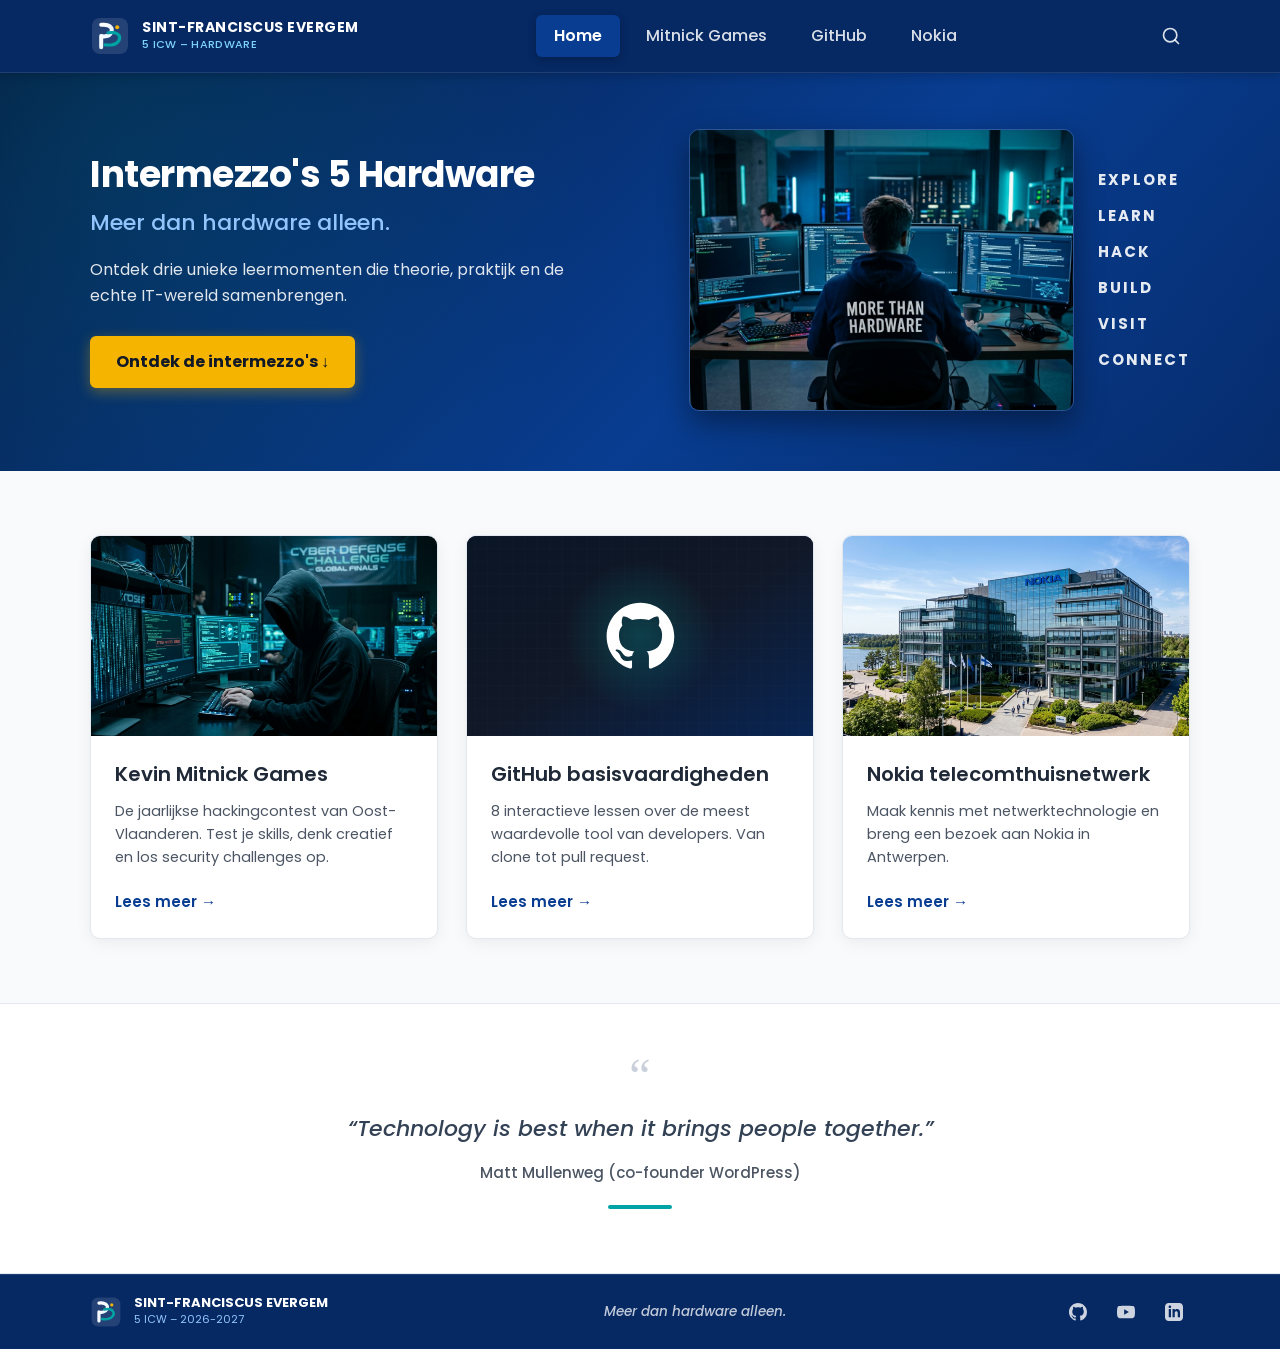
<file: index.html>
<!DOCTYPE html>
<html lang="nl">
<head>
  <meta charset="UTF-8">
  <meta name="viewport" content="width=device-width, initial-scale=1.0">
  <title>Home - Intermezzo's 5 Hardware (ICW) | Sint-Franciscus Evergem</title>
  <meta name="description" content="Website Intermezzo's 5 Hardware (ICW) - Sint-Franciscus Evergem. Meer dan hardware alleen.">
  <link rel="stylesheet" href="assets/css/style.css">
  <link rel="icon" type="image/svg+xml" href="assets/images/logo.svg">
</head>
<body>

  <!-- Header & Navigatie -->
  <header class="site-header">
    <div class="container header-inner">
      <a href="index.html" class="brand-link" aria-label="Sint-Franciscus Evergem Home">
        <img src="assets/images/logo.svg" alt="Sint-Franciscus Evergem logo" class="brand-logo-img">
        <div class="brand-text">
          <span class="brand-title">Sint-Franciscus Evergem</span>
          <span class="brand-sub">5 ICW – HARDWARE</span>
        </div>
      </a>

      <nav aria-label="Hoofdnavigatie">
        <ul class="nav-menu">
          <li><a href="index.html" class="nav-link active" aria-current="page">Home</a></li>
          <li><a href="mitnick.html" class="nav-link">Mitnick Games</a></li>
          <li><a href="github.html" class="nav-link">GitHub</a></li>
          <li><a href="nokia.html" class="nav-link">Nokia</a></li>
        </ul>
      </nav>

      <div class="header-actions">
        <button class="search-toggle-btn" aria-label="Open zoekbalk" title="Zoeken">
          <svg viewBox="0 0 24 24" width="20" height="20" stroke="currentColor" stroke-width="2" fill="none" stroke-linecap="round" stroke-linejoin="round">
            <circle cx="11" cy="11" r="8"></circle>
            <line x1="21" y1="21" x2="16.65" y2="16.65"></line>
          </svg>
        </button>

        <button class="mobile-menu-btn" aria-label="Open menu" aria-expanded="false">
          <svg viewBox="0 0 24 24" stroke="currentColor" stroke-width="2" fill="none" stroke-linecap="round" stroke-linejoin="round">
            <line x1="3" y1="12" x2="21" y2="12"></line>
            <line x1="3" y1="6" x2="21" y2="6"></line>
            <line x1="3" y1="18" x2="21" y2="18"></line>
          </svg>
        </button>
      </div>
    </div>

    <!-- Uitklapbare zoekbalk -->
    <div class="search-bar-container">
      <div class="search-input-wrapper">
        <input type="text" id="siteSearchInput" placeholder="Zoek op de website (bv. GitHub, Mitnick, Nokia)..." autocomplete="off">
        <button class="search-close-btn" aria-label="Sluit zoekbalk">&times;</button>
      </div>
      <div class="search-results-box" id="searchResultsBox"></div>
    </div>
  </header>

  <!-- Hoofdinhoud -->
  <main class="main-content">
    <!-- Hero Sectie (Home) -->
    <section class="hero-home">
      <div class="container hero-grid">
        <div class="hero-content">
          <h1 class="hero-title">Intermezzo's 5 Hardware</h1>
          <p class="hero-subtitle">Meer dan hardware alleen.</p>
          <p class="hero-desc">
            Ontdek drie unieke leermomenten die theorie, praktijk en de echte IT-wereld samenbrengen.
          </p>
          <a href="#intermezzos" class="btn btn-accent">
            Ontdek de intermezzo's &darr;
          </a>
        </div>

        <div class="hero-visual-wrapper">
          <div class="hero-image-frame">
            <img src="assets/images/hero-home.jpg" alt="Student 5 ICW met More Than Hardware hoodie in computerlab">
          </div>
          <div class="hero-keywords" aria-label="Kernwoorden">
            <span>EXPLORE</span>
            <span>LEARN</span>
            <span>HACK</span>
            <span>BUILD</span>
            <span>VISIT</span>
            <span>CONNECT</span>
          </div>
        </div>
      </div>
    </section>

    <!-- 3 Intermezzo Kaarten Sectie -->
    <section class="section-cards" id="intermezzos">
      <div class="container">
        <div class="cards-grid">
          <!-- Kaart 1: Kevin Mitnick Games -->
          <article class="card">
            <div class="card-img-wrapper">
              <img src="assets/images/mitnick-hacker.jpg" alt="Kevin Mitnick Games cybersecurity hackingcontest">
            </div>
            <div class="card-body">
              <h3 class="card-title">Kevin Mitnick Games</h3>
              <p class="card-text">
                De jaarlijkse hackingcontest van Oost-Vlaanderen. Test je skills, denk creatief en los security challenges op.
              </p>
              <a href="mitnick.html" class="card-link" aria-label="Lees meer over Kevin Mitnick Games">
                Lees meer &rarr;
              </a>
            </div>
          </article>

          <!-- Kaart 2: GitHub basisvaardigheden -->
          <article class="card">
            <div class="card-img-wrapper">
              <img src="assets/images/github-card.svg" alt="GitHub basisvaardigheden Octocat">
            </div>
            <div class="card-body">
              <h3 class="card-title">GitHub basisvaardigheden</h3>
              <p class="card-text">
                8 interactieve lessen over de meest waardevolle tool van developers. Van clone tot pull request.
              </p>
              <a href="github.html" class="card-link" aria-label="Lees meer over GitHub basisvaardigheden">
                Lees meer &rarr;
              </a>
            </div>
          </article>

          <!-- Kaart 3: Nokia telecomthuisnetwerk -->
          <article class="card">
            <div class="card-img-wrapper">
              <img src="assets/images/nokia-building.jpg" alt="Nokia hoofdkantoor gebouw in Antwerpen">
            </div>
            <div class="card-body">
              <h3 class="card-title">Nokia telecomthuisnetwerk</h3>
              <p class="card-text">
                Maak kennis met netwerktechnologie en breng een bezoek aan Nokia in Antwerpen.
              </p>
              <a href="nokia.html" class="card-link" aria-label="Lees meer over Nokia telecomthuisnetwerk">
                Lees meer &rarr;
              </a>
            </div>
          </article>
        </div>
      </div>
    </section>

    <!-- Quote Sectie -->
    <section class="section-quote">
      <div class="container">
        <div class="quote-box">
          <div class="quote-icon" aria-hidden="true">&ldquo;</div>
          <blockquote class="quote-text">
            “Technology is best when it brings people together.”
          </blockquote>
          <p class="quote-author">Matt Mullenweg (co-founder WordPress)</p>
          <div class="quote-divider" aria-hidden="true"></div>
        </div>
      </div>
    </section>
  </main>

  <!-- 7. Footer (op alle pagina's) -->
  <footer class="site-footer">
    <div class="container footer-inner">
      <div class="footer-brand">
        <img src="assets/images/logo.svg" alt="Sint-Franciscus Evergem schoollogo" class="footer-logo-img">
        <div>
          <div class="footer-brand-title">SINT-FRANCISCUS EVERGEM</div>
          <div class="footer-brand-sub">5 ICW – 2026-2027</div>
        </div>
      </div>

      <div class="footer-slogan">
        Meer dan hardware alleen.
      </div>

      <div class="footer-socials" aria-label="Sociale netwerken">
        <a href="https://github.com" target="_blank" rel="noopener noreferrer" class="social-link" aria-label="GitHub">
          <svg viewBox="0 0 24 24"><path d="M12 0C5.37 0 0 5.37 0 12c0 5.31 3.435 9.795 8.205 11.385.6.105.825-.255.825-.57 0-.285-.015-1.23-.015-2.235-3.015.555-3.795-.735-4.035-1.41-.135-.345-.72-1.41-1.23-1.695-.42-.225-1.02-.78-.015-.795.945-.015 1.62.87 1.845 1.23 1.08 1.815 2.805 1.305 3.495.99.105-.78.42-1.305.765-1.605-2.67-.3-5.46-1.335-5.46-5.925 0-1.305.465-2.385 1.23-3.225-.12-.3-.54-1.53.12-3.18 0 0 1.005-.315 3.3 1.23.96-.27 1.98-.405 3-.405s2.04.135 3 .405c2.295-1.56 3.3-1.23 3.3-1.23.66 1.65.24 2.88.12 3.18.765.84 1.23 1.905 1.23 3.225 0 4.605-2.805 5.625-5.475 5.925.435.375.81 1.095.81 2.22 0 1.605-.015 2.895-.015 3.3 0 .315.225.69.825.57A12.02 12.02 0 0024 12c0-6.63-5.37-12-12-12z"/></svg>
        </a>
        <a href="https://youtube.com" target="_blank" rel="noopener noreferrer" class="social-link" aria-label="YouTube">
          <svg viewBox="0 0 24 24"><path d="M23.498 6.186a3.016 3.016 0 0 0-2.122-2.136C19.505 3.545 12 3.545 12 3.545s-7.505 0-9.377.505A3.017 3.017 0 0 0 .502 6.186C0 8.07 0 12 0 12s0 3.93.502 5.814a3.016 3.016 0 0 0 2.122 2.136c1.871.505 9.376.505 9.376.505s7.505 0 9.377-.505a3.015 3.015 0 0 0 2.122-2.136C24 15.93 24 12 24 12s0-3.93-.502-5.814zM9.545 15.568V8.432L15.818 12l-6.273 3.568z"/></svg>
        </a>
        <a href="https://linkedin.com" target="_blank" rel="noopener noreferrer" class="social-link" aria-label="LinkedIn">
          <svg viewBox="0 0 24 24"><path d="M19 0h-14c-2.761 0-5 2.239-5 5v14c0 2.761 2.239 5 5 5h14c2.762 0 5-2.239 5-5v-14c0-2.761-2.238-5-5-5zm-11 19h-3v-11h3v11zm-1.5-12.268c-.966 0-1.75-.79-1.75-1.764s.784-1.764 1.75-1.764 1.75.79 1.75 1.764-.783 1.764-1.75 1.764zm13.5 12.268h-3v-5.604c0-3.368-4-3.113-4 0v5.604h-3v-11h3v1.765c1.396-2.586 7-2.777 7 2.476v6.759z"/></svg>
        </a>
      </div>
    </div>
  </footer>

  <script src="assets/js/main.js"></script>
</body>
</html>
</file>
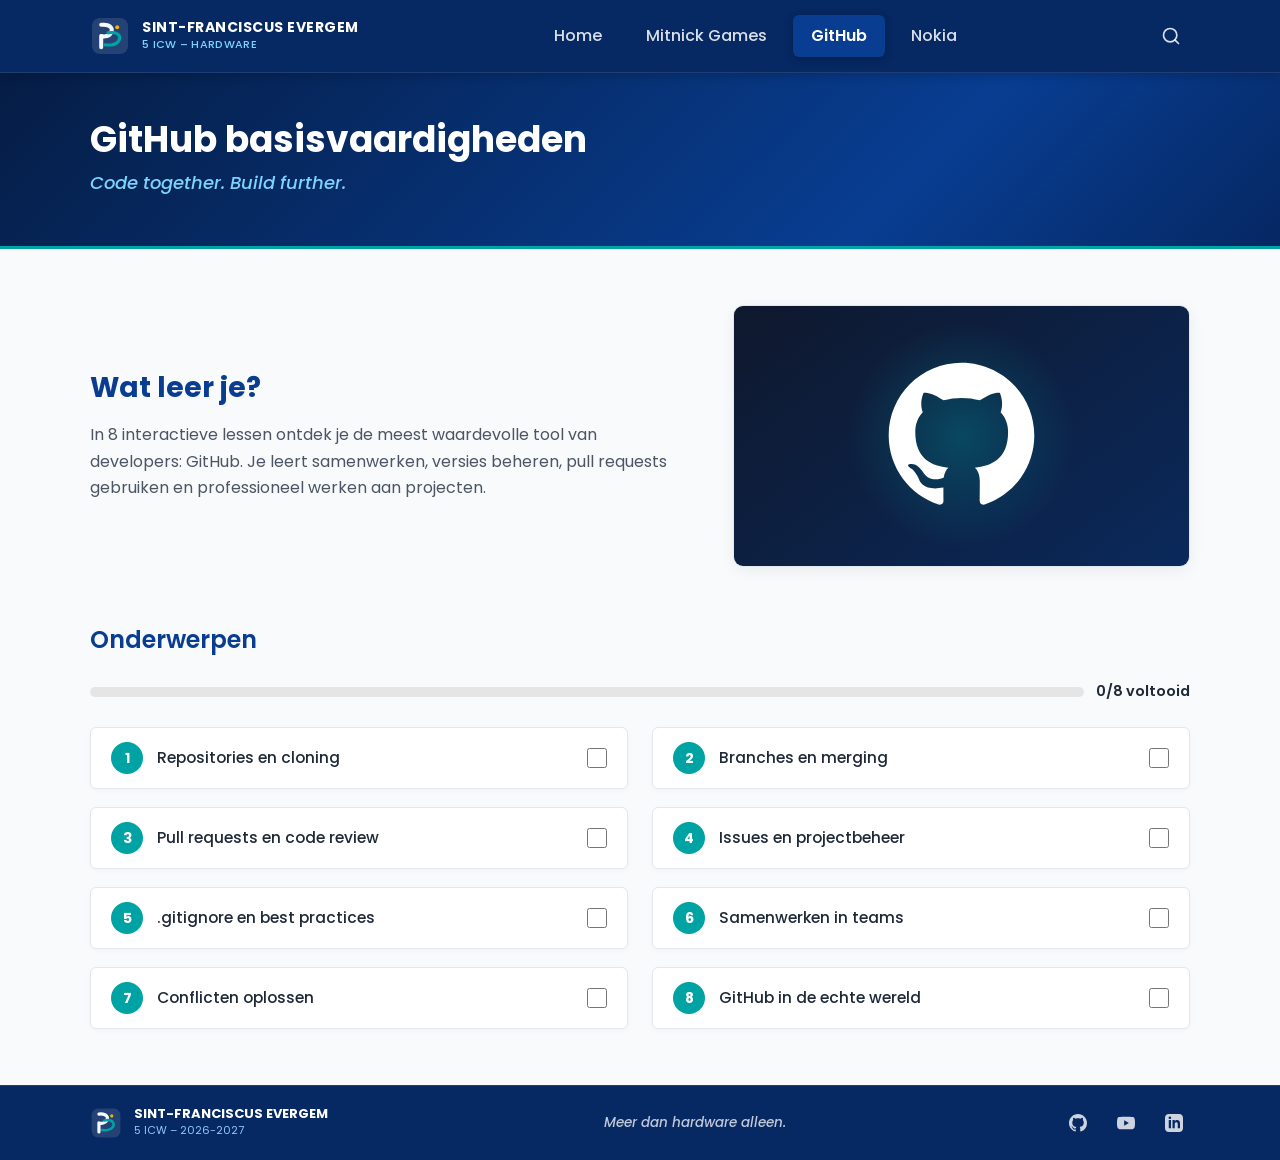
<file: github.html>
<!DOCTYPE html>
<html lang="nl">
<head>
  <meta charset="UTF-8">
  <meta name="viewport" content="width=device-width, initial-scale=1.0">
  <title>GitHub basisvaardigheden - Intermezzo's 5 Hardware | Sint-Franciscus Evergem</title>
  <meta name="description" content="GitHub basisvaardigheden - 8 interactieve lessen over de meest waardevolle tool van developers. Code together. Build further.">
  <link rel="stylesheet" href="assets/css/style.css">
  <link rel="icon" type="image/svg+xml" href="assets/images/logo.svg">
</head>
<body>

  <!-- Header & Navigatie -->
  <header class="site-header">
    <div class="container header-inner">
      <a href="index.html" class="brand-link" aria-label="Sint-Franciscus Evergem Home">
        <img src="assets/images/logo.svg" alt="Sint-Franciscus Evergem logo" class="brand-logo-img">
        <div class="brand-text">
          <span class="brand-title">Sint-Franciscus Evergem</span>
          <span class="brand-sub">5 ICW – HARDWARE</span>
        </div>
      </a>

      <nav aria-label="Hoofdnavigatie">
        <ul class="nav-menu">
          <li><a href="index.html" class="nav-link">Home</a></li>
          <li><a href="mitnick.html" class="nav-link">Mitnick Games</a></li>
          <li><a href="github.html" class="nav-link active" aria-current="page">GitHub</a></li>
          <li><a href="nokia.html" class="nav-link">Nokia</a></li>
        </ul>
      </nav>

      <div class="header-actions">
        <button class="search-toggle-btn" aria-label="Open zoekbalk" title="Zoeken">
          <svg viewBox="0 0 24 24" width="20" height="20" stroke="currentColor" stroke-width="2" fill="none" stroke-linecap="round" stroke-linejoin="round">
            <circle cx="11" cy="11" r="8"></circle>
            <line x1="21" y1="21" x2="16.65" y2="16.65"></line>
          </svg>
        </button>

        <button class="mobile-menu-btn" aria-label="Open menu" aria-expanded="false">
          <svg viewBox="0 0 24 24" stroke="currentColor" stroke-width="2" fill="none" stroke-linecap="round" stroke-linejoin="round">
            <line x1="3" y1="12" x2="21" y2="12"></line>
            <line x1="3" y1="6" x2="21" y2="6"></line>
            <line x1="3" y1="18" x2="21" y2="18"></line>
          </svg>
        </button>
      </div>
    </div>

    <!-- Uitklapbare zoekbalk -->
    <div class="search-bar-container">
      <div class="search-input-wrapper">
        <input type="text" id="siteSearchInput" placeholder="Zoek op de website (bv. GitHub, Mitnick, Nokia)..." autocomplete="off">
        <button class="search-close-btn" aria-label="Sluit zoekbalk">&times;</button>
      </div>
      <div class="search-results-box" id="searchResultsBox"></div>
    </div>
  </header>

  <!-- Hoofdinhoud -->
  <main class="main-content">
    <!-- Hero Banner (GitHub) -->
    <section class="page-hero">
      <div class="container">
        <h1 class="page-hero-title">GitHub basisvaardigheden</h1>
        <p class="page-hero-subtitle">Code together. Build further.</p>
      </div>
    </section>

    <!-- Inhoud Sectie -->
    <section class="detail-section">
      <div class="container">
        <!-- Bovenste rij: Tekst + GitHub Badge Afbeelding -->
        <div class="detail-split-row">
          <div class="detail-text">
            <h2>Wat leer je?</h2>
            <p>
              In 8 interactieve lessen ontdek je de meest waardevolle tool van developers: 
              GitHub. Je leert samenwerken, versies beheren, pull requests gebruiken en professioneel werken aan projecten.
            </p>
          </div>
          <div class="detail-media">
            <img src="assets/images/github-badge.svg" alt="GitHub Octocat logo en developer community">
          </div>
        </div>

        <!-- Onderste rij: 8 Genummerde Onderwerpen -->
        <div class="topics-section">
          <h3>Onderwerpen</h3>

          <!-- Voortgangsbalk -->
          <div class="progress-wrapper">
            <div class="progress-bar-track">
              <div class="progress-bar-fill" id="progressBarFill"></div>
            </div>
            <span class="progress-label" id="progressLabel">0/8 voltooid</span>
          </div>

          <div class="topics-grid">
            <div class="topic-item">
              <span class="topic-badge">1</span>
              <span class="topic-text">Repositories en cloning</span>
              <input type="checkbox" class="topic-check" data-topic="1" aria-label="Markeer als voltooid">
            </div>
            <div class="topic-item">
              <span class="topic-badge">2</span>
              <span class="topic-text">Branches en merging</span>
              <input type="checkbox" class="topic-check" data-topic="2" aria-label="Markeer als voltooid">
            </div>
            <div class="topic-item">
              <span class="topic-badge">3</span>
              <span class="topic-text">Pull requests en code review</span>
              <input type="checkbox" class="topic-check" data-topic="3" aria-label="Markeer als voltooid">
            </div>
            <div class="topic-item">
              <span class="topic-badge">4</span>
              <span class="topic-text">Issues en projectbeheer</span>
              <input type="checkbox" class="topic-check" data-topic="4" aria-label="Markeer als voltooid">
            </div>
            <div class="topic-item">
              <span class="topic-badge">5</span>
              <span class="topic-text">.gitignore en best practices</span>
              <input type="checkbox" class="topic-check" data-topic="5" aria-label="Markeer als voltooid">
            </div>
            <div class="topic-item">
              <span class="topic-badge">6</span>
              <span class="topic-text">Samenwerken in teams</span>
              <input type="checkbox" class="topic-check" data-topic="6" aria-label="Markeer als voltooid">
            </div>
            <div class="topic-item">
              <span class="topic-badge">7</span>
              <span class="topic-text">Conflicten oplossen</span>
              <input type="checkbox" class="topic-check" data-topic="7" aria-label="Markeer als voltooid">
            </div>
            <div class="topic-item">
              <span class="topic-badge">8</span>
              <span class="topic-text">GitHub in de echte wereld</span>
              <input type="checkbox" class="topic-check" data-topic="8" aria-label="Markeer als voltooid">
            </div>
          </div>
        </div>
      </div>
    </section>
  </main>

  <!-- 7. Footer (op alle pagina's) -->
  <footer class="site-footer">
    <div class="container footer-inner">
      <div class="footer-brand">
        <img src="assets/images/logo.svg" alt="Sint-Franciscus Evergem schoollogo" class="footer-logo-img">
        <div>
          <div class="footer-brand-title">SINT-FRANCISCUS EVERGEM</div>
          <div class="footer-brand-sub">5 ICW – 2026-2027</div>
        </div>
      </div>

      <div class="footer-slogan">
        Meer dan hardware alleen.
      </div>

      <div class="footer-socials" aria-label="Sociale netwerken">
        <a href="https://github.com" target="_blank" rel="noopener noreferrer" class="social-link" aria-label="GitHub">
          <svg viewBox="0 0 24 24"><path d="M12 0C5.37 0 0 5.37 0 12c0 5.31 3.435 9.795 8.205 11.385.6.105.825-.255.825-.57 0-.285-.015-1.23-.015-2.235-3.015.555-3.795-.735-4.035-1.41-.135-.345-.72-1.41-1.23-1.695-.42-.225-1.02-.78-.015-.795.945-.015 1.62.87 1.845 1.23 1.08 1.815 2.805 1.305 3.495.99.105-.78.42-1.305.765-1.605-2.67-.3-5.46-1.335-5.46-5.925 0-1.305.465-2.385 1.23-3.225-.12-.3-.54-1.53.12-3.18 0 0 1.005-.315 3.3 1.23.96-.27 1.98-.405 3-.405s2.04.135 3 .405c2.295-1.56 3.3-1.23 3.3-1.23.66 1.65.24 2.88.12 3.18.765.84 1.23 1.905 1.23 3.225 0 4.605-2.805 5.625-5.475 5.925.435.375.81 1.095.81 2.22 0 1.605-.015 2.895-.015 3.3 0 .315.225.69.825.57A12.02 12.02 0 0024 12c0-6.63-5.37-12-12-12z"/></svg>
        </a>
        <a href="https://youtube.com" target="_blank" rel="noopener noreferrer" class="social-link" aria-label="YouTube">
          <svg viewBox="0 0 24 24"><path d="M23.498 6.186a3.016 3.016 0 0 0-2.122-2.136C19.505 3.545 12 3.545 12 3.545s-7.505 0-9.377.505A3.017 3.017 0 0 0 .502 6.186C0 8.07 0 12 0 12s0 3.93.502 5.814a3.016 3.016 0 0 0 2.122 2.136c1.871.505 9.376.505 9.376.505s7.505 0 9.377-.505a3.015 3.015 0 0 0 2.122-2.136C24 15.93 24 12 24 12s0-3.93-.502-5.814zM9.545 15.568V8.432L15.818 12l-6.273 3.568z"/></svg>
        </a>
        <a href="https://linkedin.com" target="_blank" rel="noopener noreferrer" class="social-link" aria-label="LinkedIn">
          <svg viewBox="0 0 24 24"><path d="M19 0h-14c-2.761 0-5 2.239-5 5v14c0 2.761 2.239 5 5 5h14c2.762 0 5-2.239 5-5v-14c0-2.761-2.238-5-5-5zm-11 19h-3v-11h3v11zm-1.5-12.268c-.966 0-1.75-.79-1.75-1.764s.784-1.764 1.75-1.764 1.75.79 1.75 1.764-.783 1.764-1.75 1.764zm13.5 12.268h-3v-5.604c0-3.368-4-3.113-4 0v5.604h-3v-11h3v1.765c1.396-2.586 7-2.777 7 2.476v6.759z"/></svg>
        </a>
      </div>
    </div>
  </footer>

  <script src="assets/js/main.js"></script>
</body>
</html>
</file>
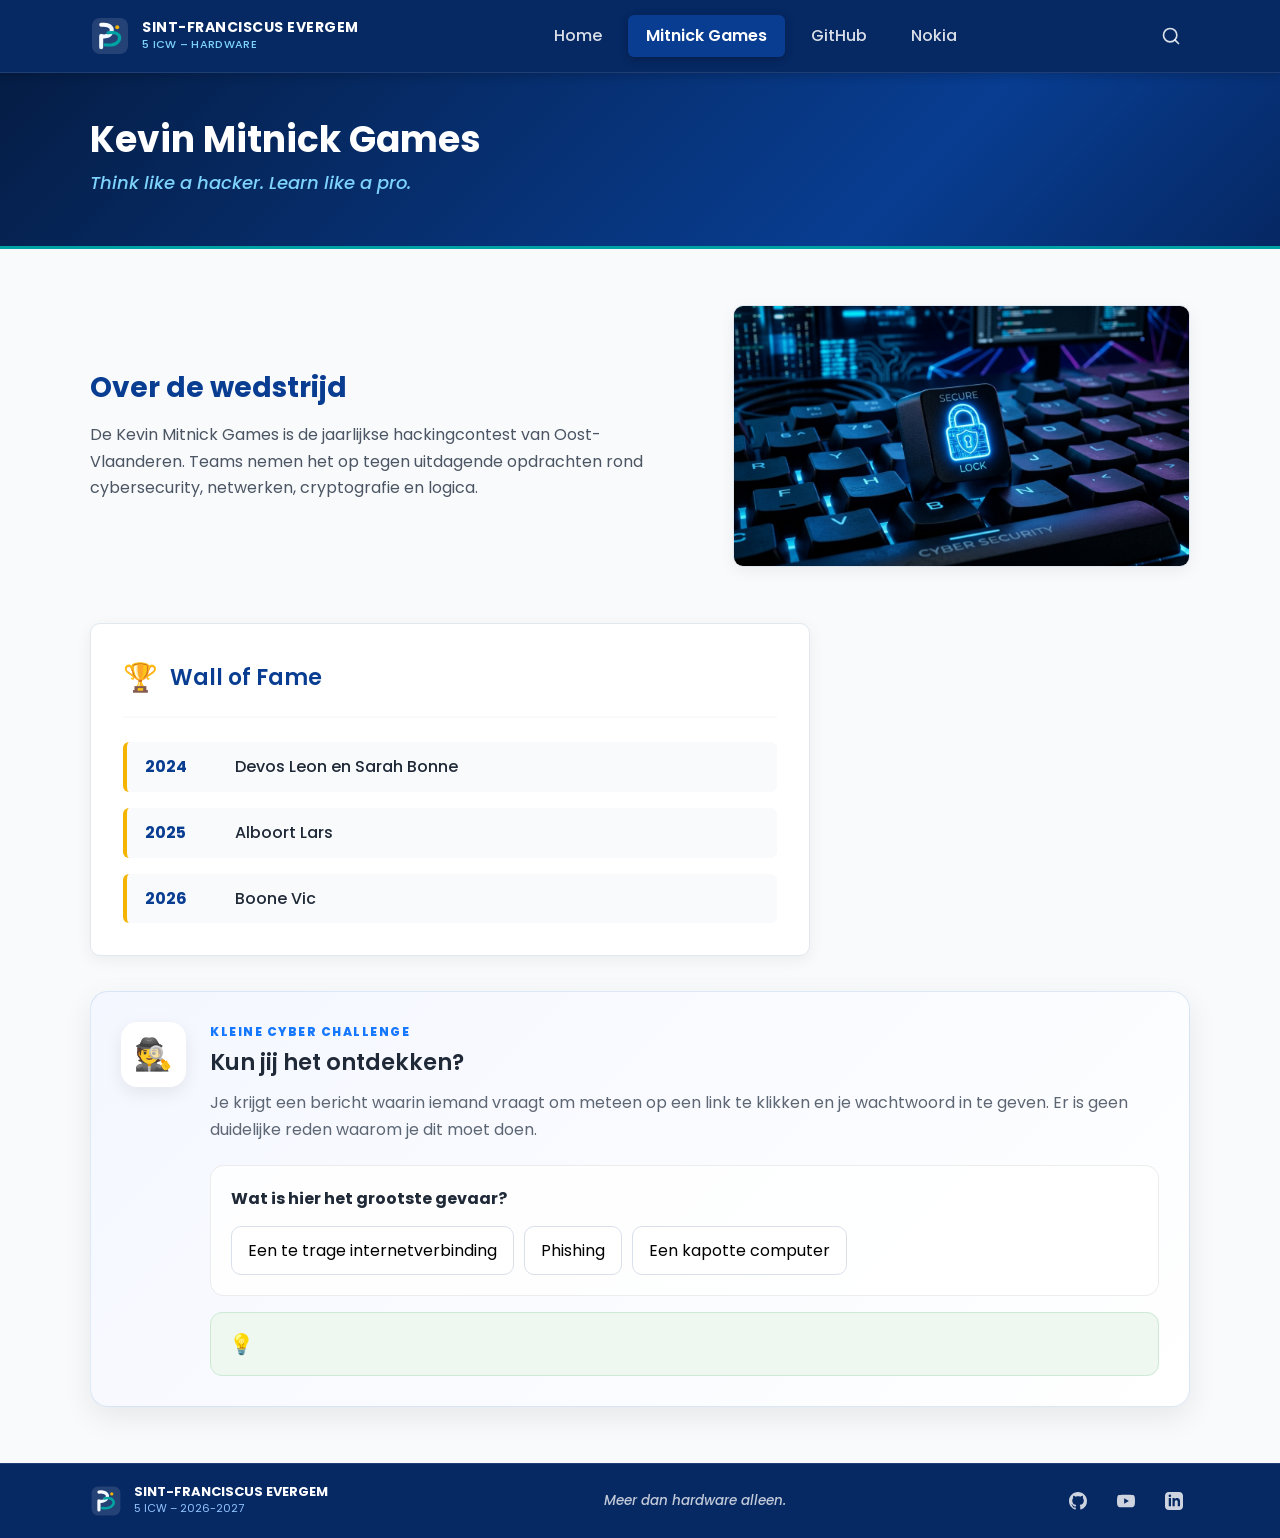
<file: mitnick.html>
<!DOCTYPE html>
<html lang="nl">

<head>
  <meta charset="UTF-8">
  <meta name="viewport" content="width=device-width, initial-scale=1.0">

  <title>Kevin Mitnick Games - Intermezzo's 5 Hardware | Sint-Franciscus Evergem</title>

  <meta name="description"
    content="Kevin Mitnick Games - Jaarlijkse hackingcontest van Oost-Vlaanderen. Test je skills, denk creatief en los security challenges op.">

  <link rel="stylesheet" href="assets/css/style.css">
  <link rel="icon" type="image/svg+xml" href="assets/images/logo.svg">
</head>

<body>

  <!-- =========================
       HEADER & NAVIGATIE
  ========================== -->
  <header class="site-header">

    <div class="container header-inner">

      <a href="index.html" class="brand-link" aria-label="Sint-Franciscus Evergem Home">

        <img src="assets/images/logo.svg" alt="Sint-Franciscus Evergem logo" class="brand-logo-img">

        <div class="brand-text">
          <span class="brand-title">Sint-Franciscus Evergem</span>
          <span class="brand-sub">5 ICW – HARDWARE</span>
        </div>

      </a>


      <!-- Navigatie -->
      <nav aria-label="Hoofdnavigatie">

        <ul class="nav-menu">

          <li>
            <a href="index.html" class="nav-link">
              Home
            </a>
          </li>

          <li>
            <a href="mitnick.html" class="nav-link active" aria-current="page">
              Mitnick Games
            </a>
          </li>

          <li>
            <a href="github.html" class="nav-link">
              GitHub
            </a>
          </li>

          <li>
            <a href="nokia.html" class="nav-link">
              Nokia
            </a>
          </li>

        </ul>

      </nav>


      <!-- Header acties -->
      <div class="header-actions">

        <!-- Zoekknop -->
        <button class="search-toggle-btn" aria-label="Open zoekbalk" title="Zoeken">

          <svg viewBox="0 0 24 24" width="20" height="20" stroke="currentColor" stroke-width="2" fill="none"
            stroke-linecap="round" stroke-linejoin="round">

            <circle cx="11" cy="11" r="8"></circle>

            <line x1="21" y1="21" x2="16.65" y2="16.65"></line>

          </svg>

        </button>


        <!-- Mobiel menu -->
        <button class="mobile-menu-btn" aria-label="Open menu" aria-expanded="false">

          <svg viewBox="0 0 24 24" stroke="currentColor" stroke-width="2" fill="none" stroke-linecap="round"
            stroke-linejoin="round">

            <line x1="3" y1="12" x2="21" y2="12"></line>

            <line x1="3" y1="6" x2="21" y2="6"></line>

            <line x1="3" y1="18" x2="21" y2="18"></line>

          </svg>

        </button>

      </div>

    </div>


    <!-- Uitklapbare zoekbalk -->
    <div class="search-bar-container">

      <div class="search-input-wrapper">

        <input type="text" id="siteSearchInput" placeholder="Zoek op de website (bv. GitHub, Mitnick, Nokia)..."
          autocomplete="off">

        <button class="search-close-btn" aria-label="Sluit zoekbalk">
          &times;
        </button>

      </div>

      <div class="search-results-box" id="searchResultsBox"></div>

    </div>

  </header>


  <!-- =========================
       HOOFDINHOUD
  ========================== -->
  <main class="main-content">


    <!-- Hero Banner -->
    <section class="page-hero">

      <div class="container">

        <h1 class="page-hero-title">
          Kevin Mitnick Games
        </h1>

        <p class="page-hero-subtitle">
          Think like a hacker. Learn like a pro.
        </p>

      </div>

    </section>


    <!-- =========================
         INHOUD
    ========================== -->
    <section class="detail-section">

      <div class="container">


        <!-- =========================
             TEKST + AFBEELDING
        ========================== -->
        <div class="detail-split-row">


          <!-- Tekst -->
          <div class="detail-text">

            <h2>
              Over de wedstrijd
            </h2>

            <p>
              De Kevin Mitnick Games is de jaarlijkse hackingcontest
              van Oost-Vlaanderen. Teams nemen het op tegen uitdagende
              opdrachten rond cybersecurity, netwerken, cryptografie
              en logica.
            </p>

          </div>


          <!-- Afbeelding -->
          <div class="detail-media">

            <img src="assets/images/mitnick-lock.jpg" alt="Cybersecurity digitaal slot op computertoetsenbord">

          </div>

        </div>


        <!-- =========================
             WALL OF FAME
        ========================== -->
        <div class="wall-of-fame-card">


          <!-- Titel -->
          <div class="wall-header">

            <span class="wall-icon" aria-hidden="true">
              🏆
            </span>

            <h3>
              Wall of Fame
            </h3>

          </div>


          <!-- Winnaars -->
          <ul class="wall-list">


            <!-- 2024 -->
            <li class="wall-item">

              <span class="wall-year">
                2024
              </span>

              <span class="wall-names">
                Devos Leon en Sarah Bonne
              </span>

            </li>


            <!-- 2025 -->
            <li class="wall-item">

              <span class="wall-year">
                2025
              </span>

              <span class="wall-names">
                Alboort Lars
              </span>

            </li>


            <!-- 2026 -->
            <li class="wall-item">

              <span class="wall-year">
                2026
              </span>

              <span class="wall-names">
                Boone Vic
              </span>

            </li>

          </ul>

        </div>


        <!-- =========================
             CYBER CHALLENGE
        ========================== -->


          <div class="cyber-challenge-card">
            <div class="cyber-challenge-icon" aria-hidden="true">🕵️</div>
            <div class="cyber-challenge-content"> <span class="cyber-challenge-label">KLEINE CYBER CHALLENGE</span>
              <h3>Kun jij het ontdekken?</h3>
              <p> Je krijgt een bericht waarin iemand vraagt om meteen op een link te klikken en je wachtwoord in te
                geven. Er is geen duidelijke reden waarom je dit moet doen. </p>
              <div class="cyber-question"> <strong>Wat is hier het grootste gevaar?</strong>
                <div class="cyber-options"> <button type="button" onclick="checkCyberAnswer(this, false)"> Een te trage
                    internetverbinding </button> <button type="button" onclick="checkCyberAnswer(this, true)"> Phishing
                  </button> <button type="button" onclick="checkCyberAnswer(this, false)"> Een kapotte computer
                  </button> </div>
              </div>
              <div class="cyber-answer" id="cyberAnswer" hidden> <span>💡</span>
                <p id="cyberAnswerText"></p>
              </div>
            </div>
          </div>

        </div>


      </div>

    </section>

  </main>


  <!-- =========================
       FOOTER
  ========================== -->
  <footer class="site-footer">

    <div class="container footer-inner">


      <!-- Footer brand -->
      <div class="footer-brand">

        <img src="assets/images/logo.svg" alt="Sint-Franciscus Evergem schoollogo" class="footer-logo-img">

        <div>

          <div class="footer-brand-title">
            SINT-FRANCISCUS EVERGEM
          </div>

          <div class="footer-brand-sub">
            5 ICW – 2026-2027
          </div>

        </div>

      </div>


      <!-- Slogan -->
      <div class="footer-slogan">
        Meer dan hardware alleen.
      </div>


      <!-- Sociale netwerken -->
      <div class="footer-socials" aria-label="Sociale netwerken">


        <!-- GitHub -->
        <a href="https://github.com" target="_blank" rel="noopener noreferrer" class="social-link" aria-label="GitHub">

          <svg viewBox="0 0 24 24">

            <path
              d="M12 0C5.37 0 0 5.37 0 12c0 5.31 3.435 9.795 8.205 11.385.6.105.825-.255.825-.57 0-.285-.015-1.23-.015-2.235-3.015.555-3.795-.735-4.035-1.41-.135-.345-.72-1.41-1.23-1.695-.42-.225-1.02-.78-.015-.795.945-.015 1.62.87 1.845 1.23 1.08 1.815 2.805 1.305 3.495.99.105-.78.42-1.305.765-1.605-2.67-.3-5.46-1.335-5.46-5.925 0-1.305.465-2.385 1.23-3.225-.12-.3-.54-1.53.12-3.18 0 0 1.005-.315 3.3 1.23.96-.27 1.98-.405 3-.405s2.04.135 3 .405c2.295-1.56 3.3-1.23 3.3-1.23.66 1.65.24 2.88.12 3.18.765.84 1.23 1.905 1.23 3.225 0 4.605-2.805 5.625-5.475 5.925.435.375.81 1.095.81 2.22 0 1.605-.015 2.895-.015 3.3 0 .315.225.69.825.57A12.02 12.02 0 0024 12c0-6.63-5.37-12-12-12z" />

          </svg>

        </a>


        <!-- YouTube -->
        <a href="https://youtube.com" target="_blank" rel="noopener noreferrer" class="social-link"
          aria-label="YouTube">

          <svg viewBox="0 0 24 24">

            <path
              d="M23.498 6.186a3.016 3.016 0 0 0-2.122-2.136C19.505 3.545 12 3.545 12 3.545s-7.505 0-9.377.505A3.017 3.017 0 0 0 .502 6.186C0 8.07 0 12 0 12s0 3.93.502 5.814a3.016 3.016 0 0 0 2.122 2.136c1.871.505 9.376.505 9.376.505s7.505 0 9.377-.505a3.015 3.015 0 0 0 2.122-2.136C24 15.93 24 12 24 12s0-3.93-.502-5.814zM9.545 15.568V8.432L15.818 12l-6.273 3.568z" />

          </svg>

        </a>


        <!-- LinkedIn -->
        <a href="https://linkedin.com" target="_blank" rel="noopener noreferrer" class="social-link"
          aria-label="LinkedIn">

          <svg viewBox="0 0 24 24">

            <path
              d="M19 0h-14c-2.761 0-5 2.239-5 5v14c0 2.762 2.238 5 5 5h14c2.762 0 5-2.238 5-5v-14c0-2.761-2.238-5-5-5zm-11 19h-3v-11h3v11zm-1.5-12.268c-.966 0-1.75-.79-1.75-1.764s.784-1.764 1.75-1.764 1.75.79 1.75 1.764-.783 1.764-1.75 1.764zm13.5 12.268h-3v-5.604c0-3.368-4-3.113-4 0v5.604h-3v-11h3v1.765c1.396-2.586 7-2.777 7 2.476v6.759z" />

          </svg>

        </a>

      </div>

    </div>

  </footer>


  <!-- =========================
       JAVASCRIPT
  ========================== -->
  <script src="assets/js/main.js"></script>

  <script>
    function checkCyberAnswer(button, correct) {
      const answer = document.getElementById("cyberAnswer");
      const answerText = document.getElementById("cyberAnswerText");
  
      // Alle knoppen terug normaal maken
      document.querySelectorAll(".cyber-options button").forEach(function(btn) {
        btn.classList.remove("correct", "wrong");
      });
  
      // Feedback op gekozen antwoord
      if (correct) {
        button.classList.add("correct");
  
        answerText.innerHTML =
          "<strong>Goed gedaan! 🎉</strong> Phishing is het gevaar. " +
          "Controleer altijd wie een bericht heeft gestuurd en wees voorzichtig " +
          "met links die om persoonlijke gegevens vragen.";
      } else {
        button.classList.add("wrong");
  
        answerText.innerHTML =
          "<strong>Niet helemaal!</strong> Het juiste antwoord is " +
          "<strong>phishing</strong>. Dit zijn berichten die proberen je " +
          "persoonlijke gegevens te verkrijgen.";
      }
  
      // Antwoord pas nu zichtbaar maken
      answer.hidden = false;
    }
  </script>


</body>

</html>
</file>
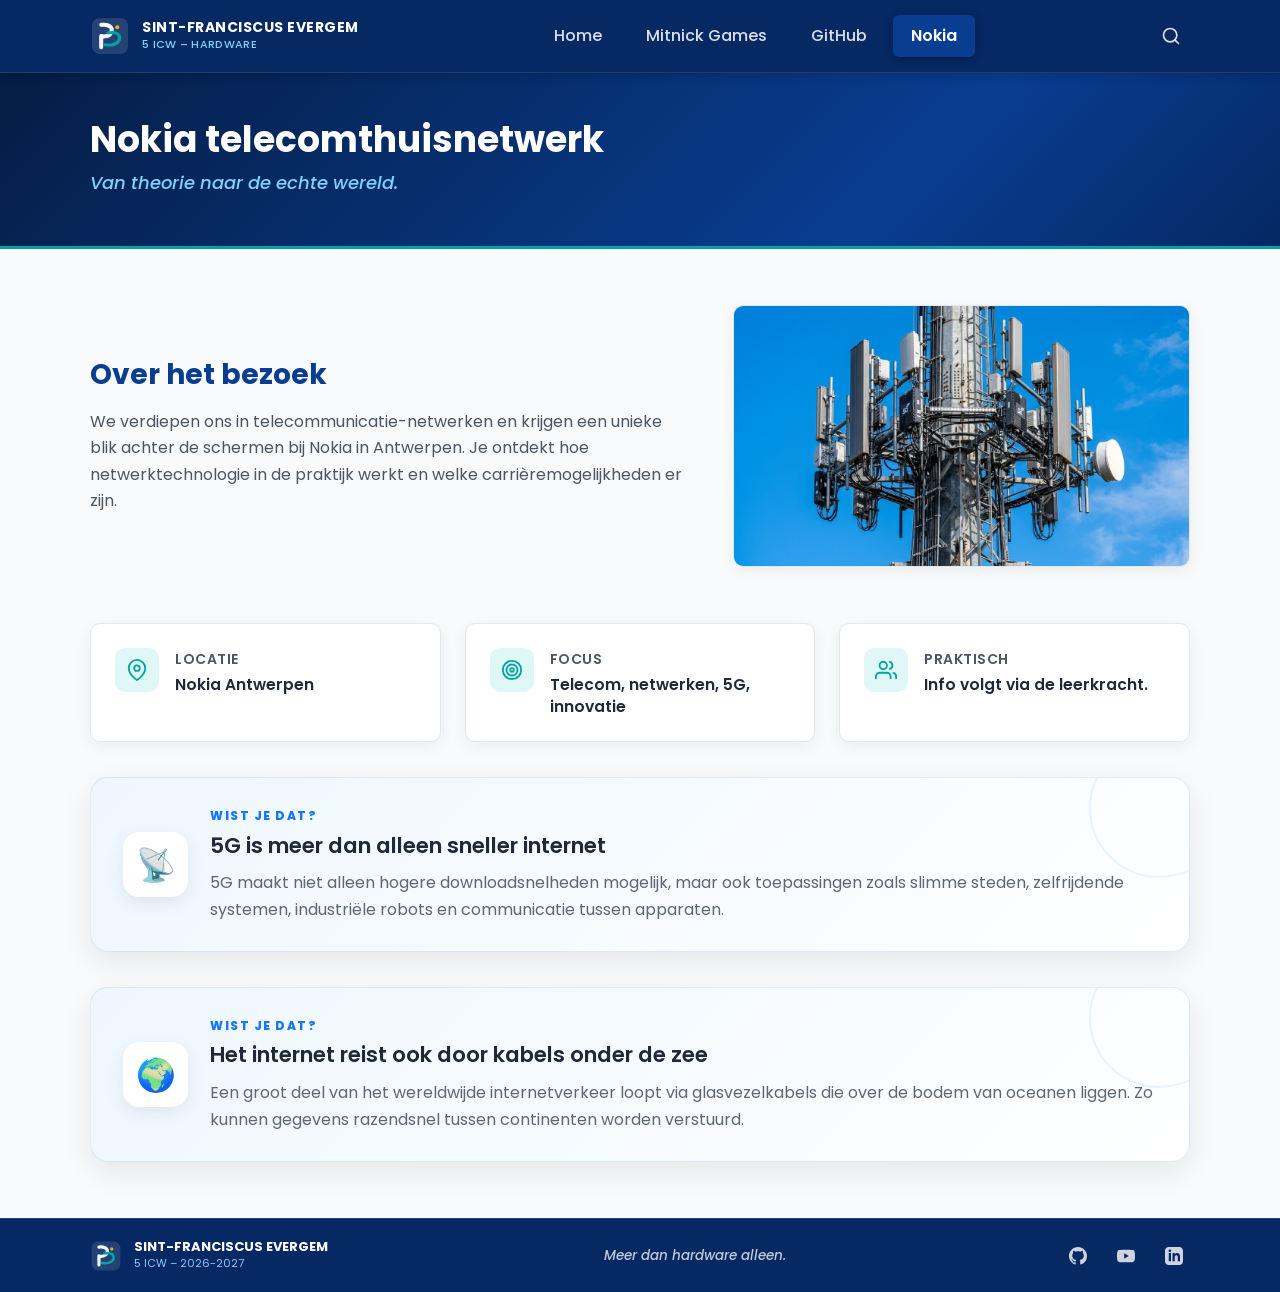
<file: nokia.html>
<!DOCTYPE html>
<html lang="nl">

<head>
  <meta charset="UTF-8">
  <meta name="viewport" content="width=device-width, initial-scale=1.0">

  <title>Nokia telecomthuisnetwerk - Intermezzo's 5 Hardware | Sint-Franciscus Evergem</title>

  <meta name="description"
    content="Nokia telecomthuisnetwerk - Bedrijfsbezoek aan Nokia Antwerpen. Van theorie naar de echte wereld.">

  <link rel="stylesheet" href="assets/css/style.css">
  <link rel="icon" type="image/svg+xml" href="assets/images/logo.svg">
</head>

<body>

  <!-- =========================
       HEADER & NAVIGATIE
  ========================== -->
  <header class="site-header">

    <div class="container header-inner">

      <a href="index.html" class="brand-link" aria-label="Sint-Franciscus Evergem Home">
        <img src="assets/images/logo.svg" alt="Sint-Franciscus Evergem logo" class="brand-logo-img">

        <div class="brand-text">
          <span class="brand-title">Sint-Franciscus Evergem</span>
          <span class="brand-sub">5 ICW – HARDWARE</span>
        </div>
      </a>


      <!-- Navigatie -->
      <nav aria-label="Hoofdnavigatie">
        <ul class="nav-menu">

          <li>
            <a href="index.html" class="nav-link">
              Home
            </a>
          </li>

          <li>
            <a href="mitnick.html" class="nav-link">
              Mitnick Games
            </a>
          </li>

          <li>
            <a href="github.html" class="nav-link">
              GitHub
            </a>
          </li>

          <li>
            <a href="nokia.html" class="nav-link active" aria-current="page">
              Nokia
            </a>
          </li>

        </ul>
      </nav>


      <!-- Header acties -->
      <div class="header-actions">

        <!-- Zoekknop -->
        <button class="search-toggle-btn" aria-label="Open zoekbalk" title="Zoeken">
          <svg viewBox="0 0 24 24" width="20" height="20" stroke="currentColor" stroke-width="2" fill="none"
            stroke-linecap="round" stroke-linejoin="round">
            <circle cx="11" cy="11" r="8"></circle>
            <line x1="21" y1="21" x2="16.65" y2="16.65"></line>
          </svg>
        </button>


        <!-- Mobiel menu -->
        <button class="mobile-menu-btn" aria-label="Open menu" aria-expanded="false">
          <svg viewBox="0 0 24 24" stroke="currentColor" stroke-width="2" fill="none" stroke-linecap="round"
            stroke-linejoin="round">
            <line x1="3" y1="12" x2="21" y2="12"></line>
            <line x1="3" y1="6" x2="21" y2="6"></line>
            <line x1="3" y1="18" x2="21" y2="18"></line>
          </svg>
        </button>

      </div>
    </div>


    <!-- Uitklapbare zoekbalk -->
    <div class="search-bar-container">

      <div class="search-input-wrapper">

        <input type="text" id="siteSearchInput" placeholder="Zoek op de website (bv. GitHub, Mitnick, Nokia)..."
          autocomplete="off">

        <button class="search-close-btn" aria-label="Sluit zoekbalk">
          &times;
        </button>

      </div>

      <div class="search-results-box" id="searchResultsBox"></div>

    </div>

  </header>


  <!-- =========================
       HOOFDINHOUD
  ========================== -->
  <main class="main-content">


    <!-- Hero Banner -->
    <section class="page-hero">

      <div class="container">

        <h1 class="page-hero-title">
          Nokia telecomthuisnetwerk
        </h1>

        <p class="page-hero-subtitle">
          Van theorie naar de echte wereld.
        </p>

      </div>

    </section>


    <!-- =========================
         NOKIA INHOUD
    ========================== -->
    <section class="detail-section">

      <div class="container">


        <!-- =========================
             BOVENSTE RIJ
        ========================== -->
        <div class="detail-split-row">


          <!-- Tekst -->
          <div class="detail-text">

            <h2>
              Over het bezoek
            </h2>

            <p>
              We verdiepen ons in telecommunicatie-netwerken en krijgen
              een unieke blik achter de schermen bij Nokia in Antwerpen.
              Je ontdekt hoe netwerktechnologie in de praktijk werkt
              en welke carrièremogelijkheden er zijn.
            </p>

          </div>


          <!-- Afbeelding -->
          <div class="detail-media">

            <img src="assets/images/nokia-tower.jpg"
              alt="Telecommunicatiemast met mobiele netwerkantennes en 5G apparatuur">

          </div>

        </div>


        <!-- =========================
             INFORMATIE KAARTEN
        ========================== -->
        <div class="nokia-details-grid">


          <!-- Locatie -->
          <div class="nokia-info-card">

            <div class="nokia-info-icon" aria-hidden="true">

              <svg viewBox="0 0 24 24" fill="none" stroke="currentColor" stroke-width="2" stroke-linecap="round"
                stroke-linejoin="round">
                <path d="M21 10c0 7-9 13-9 13s-9-6-9-13a9 9 0 0 1 18 0z"></path>

                <circle cx="12" cy="10" r="3"></circle>
              </svg>

            </div>


            <div class="nokia-info-content">

              <h4>
                Locatie
              </h4>

              <p>
                Nokia Antwerpen
              </p>

            </div>

          </div>


          <!-- Focus -->
          <div class="nokia-info-card">

            <div class="nokia-info-icon" aria-hidden="true">

              <svg viewBox="0 0 24 24" fill="none" stroke="currentColor" stroke-width="2" stroke-linecap="round"
                stroke-linejoin="round">

                <circle cx="12" cy="12" r="10"></circle>

                <circle cx="12" cy="12" r="6"></circle>

                <circle cx="12" cy="12" r="2"></circle>

              </svg>

            </div>


            <div class="nokia-info-content">

              <h4>
                Focus
              </h4>

              <p>
                Telecom, netwerken, 5G, innovatie
              </p>

            </div>

          </div>


          <!-- Praktisch -->
          <div class="nokia-info-card">

            <div class="nokia-info-icon" aria-hidden="true">

              <svg viewBox="0 0 24 24" fill="none" stroke="currentColor" stroke-width="2" stroke-linecap="round"
                stroke-linejoin="round">

                <path d="M17 21v-2a4 4 0 0 0-4-4H5a4 4 0 0 0-4 4v2"></path>

                <circle cx="9" cy="7" r="4"></circle>

                <path d="M23 21v-2a4 4 0 0 0-3-3.87"></path>

                <path d="M16 3.13a4 4 0 0 1 0 7.75"></path>

              </svg>

            </div>


            <div class="nokia-info-content">

              <h4>
                Praktisch
              </h4>

              <p>
                Info volgt via de leerkracht.
              </p>

            </div>

          </div>

        </div>


        <!-- =========================
             WIST JE DAT?
        ========================== -->
        <div class="nokia-fun-card">

          <!-- Icoon -->
          <div class="nokia-fun-icon" aria-hidden="true">
            📡
          </div>


          <!-- Tekst -->
          <div class="nokia-fun-content">

            <span class="nokia-fun-label">
              WIST JE DAT?
            </span>

            <h3>
              5G is meer dan alleen sneller internet
            </h3>

            <p>
              5G maakt niet alleen hogere downloadsnelheden mogelijk,
              maar ook toepassingen zoals slimme steden,
              zelfrijdende systemen, industriële robots en
              communicatie tussen apparaten.
            </p>

          </div>

        </div>
        <div class="nokia-fun-card">

          <div class="nokia-fun-icon" aria-hidden="true">
            🌍
          </div>

          <div class="nokia-fun-content">

            <span class="nokia-fun-label">
              WIST JE DAT?
            </span>

            <h3>
              Het internet reist ook door kabels onder de zee
            </h3>

            <p>
              Een groot deel van het wereldwijde internetverkeer loopt via
              glasvezelkabels die over de bodem van oceanen liggen. Zo kunnen
              gegevens razendsnel tussen continenten worden verstuurd.
            </p>

          </div>

        </div>


      </div>

    </section>

  </main>


  <!-- =========================
       FOOTER
  ========================== -->
  <footer class="site-footer">

    <div class="container footer-inner">


      <!-- Footer logo -->
      <div class="footer-brand">

        <img src="assets/images/logo.svg" alt="Sint-Franciscus Evergem schoollogo" class="footer-logo-img">

        <div>

          <div class="footer-brand-title">
            SINT-FRANCISCUS EVERGEM
          </div>

          <div class="footer-brand-sub">
            5 ICW – 2026-2027
          </div>

        </div>

      </div>


      <!-- Slogan -->
      <div class="footer-slogan">
        Meer dan hardware alleen.
      </div>


      <!-- Sociale netwerken -->
      <div class="footer-socials" aria-label="Sociale netwerken">


        <!-- GitHub -->
        <a href="https://github.com" target="_blank" rel="noopener noreferrer" class="social-link" aria-label="GitHub">

          <svg viewBox="0 0 24 24">

            <path
              d="M12 0C5.37 0 0 5.37 0 12c0 5.31 3.435 9.795 8.205 11.385.6.105.825-.255.825-.57 0-.285-.015-1.23-.015-2.235-3.015.555-3.795-.735-4.035-1.41-.135-.345-.72-1.41-1.23-1.695-.42-.225-1.02-.78-.015-.795.945-.015 1.62.87 1.845 1.23 1.08 1.815 2.805 1.305 3.495.99.105-.78.42-1.305.765-1.605-2.67-.3-5.46-1.335-5.46-5.925 0-1.305.465-2.385 1.23-3.225-.12-.3-.54-1.53.12-3.18 0 0 1.005-.315 3.3 1.23.96-.27 1.98-.405 3-.405s2.04.135 3 .405c2.295-1.56 3.3-1.23 3.3-1.23.66 1.65.24 2.88.12 3.18.765.84 1.23 1.905 1.23 3.225 0 4.605-2.805 5.625-5.475 5.925.435.375.81 1.095.81 2.22 0 1.605-.015 2.895-.015 3.3 0 .315.225.69.825.57A12.02 12.02 0 0024 12c0-6.63-5.37-12-12-12z" />

          </svg>

        </a>


        <!-- YouTube -->
        <a href="https://youtube.com" target="_blank" rel="noopener noreferrer" class="social-link"
          aria-label="YouTube">

          <svg viewBox="0 0 24 24">

            <path
              d="M23.498 6.186a3.016 3.016 0 0 0-2.122-2.136C19.505 3.545 12 3.545 12 3.545s-7.505 0-9.377.505A3.017 3.017 0 0 0 .502 6.186C0 8.07 0 12 0 12s0 3.93.502 5.814a3.016 3.016 0 0 0 2.122 2.136c1.871.505 9.376.505 9.376.505s7.505 0 9.377-.505a3.015 3.015 0 0 0 2.122-2.136C24 15.93 24 12 24 12s0-3.93-.502-5.814zM9.545 15.568V8.432L15.818 12l-6.273 3.568z" />

          </svg>

        </a>


        <!-- LinkedIn -->
        <a href="https://linkedin.com" target="_blank" rel="noopener noreferrer" class="social-link"
          aria-label="LinkedIn">

          <svg viewBox="0 0 24 24">

            <path
              d="M19 0h-14c-2.761 0-5 2.239-5 5v14c0 2.761 2.239 5 5 5h14c2.762 0 5-2.239 5-5v-14c0-2.761-2.238-5-5-5zm-11 19h-3v-11h3v11zm-1.5-12.268c-.966 0-1.75-.79-1.75-1.764s.784-1.764 1.75-1.764 1.75.79 1.75 1.764-.783 1.764-1.75 1.764zm13.5 12.268h-3v-5.604c0-3.368-4-3.113-4 0v5.604h-3v-11h3v1.765c1.396-2.586 7-2.777 7 2.476v6.759z" />

          </svg>

        </a>

      </div>

    </div>

  </footer>


  <!-- JavaScript -->
  <script src="assets/js/main.js"></script>

</body>

</html>
</file>
<file: assets/css/style.css>
/* ==========================================================================
   SINT-FRANCISCUS EVERGEM - 5 ICW (HARDWARE)
   Website Intermezzo's 5 Hardware - Mockup & Functioneel Design
   ========================================================================== */

@import url('https://fonts.googleapis.com/css2?family=Poppins:ital,wght@0,400;0,500;0,600;0,700;1,400;1,600&display=swap');

/* --- 2. Kleurenpallet & Variabelen --- */
:root {
  --primary: #083D91;          /* Donkerblauw */
  --primary-dark: #052968;
  --primary-deep: #061c3d;
  --primary-light: #1254bf;
  --secondary: #00A3A3;        /* Teal */
  --secondary-hover: #008787;
  --secondary-light: #e0f7f7;
  --accent: #F4B400;           /* Geel */
  --accent-hover: #dc9f00;
  --bg-page: #F8FAFC;          /* Lichtgrijs */
  --text-main: #1F2937;        /* Donkergrijs */
  --text-muted: #4B5563;
  --text-light: #9CA3AF;
  --white: #FFFFFF;
  --border: #E2E8F0;
  --card-shadow: 0 4px 16px rgba(0, 0, 0, 0.06);
  --card-hover-shadow: 0 10px 25px rgba(8, 61, 145, 0.12);
  --header-bg: #062863;
  --footer-bg: #062863;
  --radius-sm: 6px;
  --radius-md: 10px;
  --radius-lg: 14px;
  --font-family: 'Poppins', -apple-system, BlinkMacSystemFont, 'Segoe UI', Roboto, sans-serif;
}

/* --- Reset & Basis --- */
*, *::before, *::after {
  box-sizing: border-box;
  margin: 0;
  padding: 0;
}

html {
  scroll-behavior: smooth;
}

body {
  font-family: var(--font-family);
  font-size: 16px;
  font-weight: 400;
  line-height: 1.6;
  color: var(--text-main);
  background-color: var(--bg-page);
  min-height: 100vh;
  display: flex;
  flex-direction: column;
  overflow-x: hidden; /* Checklist: Geen horizontale scrollbar */
}

/* --- 3. Typografie --- */
h1 {
  font-size: 36px;
  font-weight: 700;
  line-height: 1.25;
}

h2 {
  font-size: 28px;
  font-weight: 700;
  line-height: 1.3;
  color: var(--primary);
  margin-bottom: 1rem;
}

h3 {
  font-size: 20px;
  font-weight: 600;
  line-height: 1.4;
  color: var(--text-main);
}

p {
  font-size: 16px;
  font-weight: 400;
  color: var(--text-muted);
  line-height: 1.65;
}

a {
  color: inherit;
  text-decoration: none;
  transition: all 0.2s ease-in-out;
}

img {
  max-width: 100%;
  height: auto;
  display: block;
}

/* --- Containers & Layout --- */
.container {
  width: 100%;
  max-width: 1140px;
  margin: 0 auto;
  padding: 0 20px;
}

.main-content {
  flex: 1 0 auto;
}

/* --- 4. Componenten & Knoppen --- */
.btn {
  display: inline-flex;
  align-items: center;
  justify-content: center;
  gap: 8px;
  font-family: var(--font-family);
  font-size: 16px;
  font-weight: 600;
  padding: 11px 24px;
  border-radius: var(--radius-sm);
  cursor: pointer;
  border: none;
  transition: all 0.25s ease;
  text-decoration: none;
}

/* Primaire knop (Donkerblauw) */
.btn-primary {
  background-color: var(--primary);
  color: var(--white);
  border: 2px solid var(--primary);
}

.btn-primary:hover, .btn-primary:focus-visible {
  background-color: var(--primary-dark);
  border-color: var(--primary-dark);
  color: var(--white);
  transform: translateY(-1px);
  box-shadow: 0 4px 12px rgba(8, 61, 145, 0.25);
}

/* Secundaire knop (Teal border & tekst) */
.btn-secondary {
  background-color: transparent;
  color: var(--secondary);
  border: 2px solid var(--secondary);
}

.btn-secondary:hover, .btn-secondary:focus-visible {
  background-color: var(--secondary);
  color: var(--white);
  transform: translateY(-1px);
  box-shadow: 0 4px 12px rgba(0, 163, 163, 0.2);
}

/* Accent knop (Geel, gebruikt in Home Hero) */
.btn-accent {
  background-color: var(--accent);
  color: #111827;
  font-weight: 700;
  border: 2px solid var(--accent);
  box-shadow: 0 4px 14px rgba(244, 180, 0, 0.35);
}

.btn-accent:hover, .btn-accent:focus-visible {
  background-color: var(--accent-hover);
  border-color: var(--accent-hover);
  color: #111827;
  transform: translateY(-2px);
  box-shadow: 0 6px 18px rgba(244, 180, 0, 0.45);
}

/* --- Header & Navigatie --- */
.site-header {
  background-color: var(--header-bg);
  position: sticky;
  top: 0;
  z-index: 1000;
  border-bottom: 1px solid rgba(255, 255, 255, 0.1);
  box-shadow: 0 2px 10px rgba(0, 0, 0, 0.2);
}

.header-inner {
  display: flex;
  align-items: center;
  justify-content: space-between;
  height: 72px;
}

/* Logo & School Branding */
.brand-link {
  display: flex;
  align-items: center;
  gap: 12px;
  color: var(--white);
}

.brand-logo-img {
  width: 40px;
  height: 40px;
  flex-shrink: 0;
}

.brand-text {
  display: flex;
  flex-direction: column;
}

.brand-title {
  font-size: 14px;
  font-weight: 700;
  letter-spacing: 0.5px;
  color: var(--white);
  text-transform: uppercase;
  line-height: 1.2;
}

.brand-sub {
  font-size: 11px;
  font-weight: 500;
  color: #7dd3fc;
  letter-spacing: 0.3px;
}

/* Nav Menu */
.nav-menu {
  display: flex;
  align-items: center;
  gap: 8px;
  list-style: none;
}

.nav-link {
  display: inline-block;
  font-size: 16px;
  font-weight: 500;
  color: rgba(255, 255, 255, 0.85);
  padding: 8px 18px;
  border-radius: var(--radius-sm);
  transition: all 0.2s ease;
}

.nav-link:hover {
  color: var(--white);
  background-color: rgba(255, 255, 255, 0.1);
}

/* Navigatie (actief) */
.nav-link.active {
  color: var(--white);
  background-color: var(--primary);
  font-weight: 600;
  box-shadow: 0 2px 8px rgba(0, 0, 0, 0.25);
  position: relative;
}

/* Header Acties (Zoekknop) */
.header-actions {
  display: flex;
  align-items: center;
  gap: 12px;
}

.search-toggle-btn {
  background: transparent;
  border: none;
  color: rgba(255, 255, 255, 0.85);
  width: 38px;
  height: 38px;
  border-radius: 50%;
  display: flex;
  align-items: center;
  justify-content: center;
  cursor: pointer;
  transition: all 0.2s ease;
}

.search-toggle-btn:hover {
  color: var(--white);
  background-color: rgba(255, 255, 255, 0.12);
}

.mobile-menu-btn {
  display: none;
  background: transparent;
  border: none;
  color: var(--white);
  width: 40px;
  height: 40px;
  cursor: pointer;
  padding: 8px;
}

.mobile-menu-btn svg {
  width: 24px;
  height: 24px;
}

/* Search Dropdown / Bar */
.search-bar-container {
  display: none;
  background-color: #051d45;
  padding: 12px 20px;
  border-bottom: 1px solid rgba(255, 255, 255, 0.1);
}

.search-bar-container.open {
  display: block;
  animation: slideDown 0.25s ease;
}

.search-input-wrapper {
  max-width: 600px;
  margin: 0 auto;
  position: relative;
  display: flex;
  align-items: center;
}

.search-input-wrapper input {
  width: 100%;
  padding: 10px 42px 10px 16px;
  border-radius: var(--radius-sm);
  border: 1px solid rgba(255, 255, 255, 0.2);
  background: rgba(255, 255, 255, 0.1);
  color: var(--white);
  font-family: var(--font-family);
  font-size: 15px;
  outline: none;
}

.search-input-wrapper input::placeholder {
  color: rgba(255, 255, 255, 0.55);
}

.search-input-wrapper input:focus {
  background: rgba(255, 255, 255, 0.15);
  border-color: var(--secondary);
}

.search-close-btn {
  position: absolute;
  right: 12px;
  background: transparent;
  border: none;
  color: rgba(255, 255, 255, 0.7);
  cursor: pointer;
  font-size: 16px;
}

.search-results-box {
  max-width: 600px;
  margin: 8px auto 0 auto;
  background: var(--white);
  border-radius: var(--radius-sm);
  box-shadow: 0 4px 16px rgba(0,0,0,0.3);
  overflow: hidden;
  display: none;
}

.search-results-box a {
  display: block;
  padding: 10px 16px;
  color: var(--text-main);
  border-bottom: 1px solid var(--border);
  font-size: 14px;
}

.search-results-box a:hover {
  background-color: var(--secondary-light);
  color: var(--primary);
}

/* --- Hero Sectie (Home) --- */
.hero-home {
  background: linear-gradient(135deg, #051d45 0%, #083D91 60%, #062863 100%);
  color: var(--white);
  padding: 56px 0 60px 0;
  position: relative;
  overflow: hidden;
}

.hero-home::before {
  content: '';
  position: absolute;
  top: 0;
  left: 0;
  right: 0;
  bottom: 0;
  background-image: 
    radial-gradient(circle at 10% 20%, rgba(0, 163, 163, 0.15) 0%, transparent 40%),
    radial-gradient(circle at 90% 80%, rgba(8, 61, 145, 0.25) 0%, transparent 50%);
  pointer-events: none;
}

.hero-grid {
  display: grid;
  grid-template-columns: 1.1fr 1fr;
  align-items: center;
  gap: 48px;
  position: relative;
  z-index: 1;
}

.hero-content {
  display: flex;
  flex-direction: column;
  align-items: flex-start;
}

.hero-title {
  color: var(--white);
  margin-bottom: 8px;
  letter-spacing: -0.5px;
}

.hero-subtitle {
  font-size: 22px;
  font-weight: 500;
  color: #93c5fd;
  margin-bottom: 16px;
}

.hero-desc {
  font-size: 16px;
  color: rgba(255, 255, 255, 0.88);
  margin-bottom: 28px;
  line-height: 1.6;
  max-width: 480px;
}

/* Hero Visual & Keywords (Home) */
.hero-visual-wrapper {
  display: flex;
  align-items: center;
  gap: 24px;
  justify-content: flex-end;
}

.hero-image-frame {
  position: relative;
  border-radius: var(--radius-md);
  overflow: hidden;
  box-shadow: 0 12px 30px rgba(0, 0, 0, 0.4);
  border: 1px solid rgba(255, 255, 255, 0.15);
  max-width: 440px;
}

.hero-image-frame img {
  width: 100%;
  height: 280px;
  object-fit: cover;
  transition: transform 0.4s ease;
}

.hero-image-frame:hover img {
  transform: scale(1.03);
}

.hero-keywords {
  display: flex;
  flex-direction: column;
  gap: 12px;
  font-size: 15px;
  font-weight: 700;
  letter-spacing: 2px;
  color: rgba(255, 255, 255, 0.9);
  text-transform: uppercase;
}

.hero-keywords span {
  transition: color 0.2s, transform 0.2s;
}

.hero-keywords span:hover {
  color: var(--accent);
  transform: translateX(3px);
}

/* --- Subpagina Hero (Mitnick, GitHub, Nokia) --- */
.page-hero {
  background: linear-gradient(135deg, #051d45 0%, #083D91 70%, #062863 100%);
  color: var(--white);
  padding: 44px 0 48px 0;
  position: relative;
  overflow: hidden;
  border-bottom: 3px solid var(--secondary);
}

.page-hero-title {
  color: var(--white);
  margin-bottom: 6px;
}

.page-hero-subtitle {
  font-size: 18px;
  font-weight: 500;
  color: #7dd3fc;
  font-style: italic;
}

/* --- Kaarten Sectie (Home) --- */
.section-cards {
  padding: 64px 0;
}

.cards-grid {
  display: grid;
  grid-template-columns: repeat(3, 1fr);
  gap: 28px;
}

.card {
  background: var(--white);
  border-radius: var(--radius-md);
  border: 1px solid var(--border);
  box-shadow: var(--card-shadow);
  overflow: hidden;
  display: flex;
  flex-direction: column;
  transition: transform 0.25s ease, box-shadow 0.25s ease, border-color 0.25s ease;
}

.card:hover {
  transform: translateY(-4px);
  box-shadow: var(--card-hover-shadow);
  border-color: #cbd5e1;
}

.card-img-wrapper {
  position: relative;
  width: 100%;
  height: 200px;
  overflow: hidden;
  background-color: #0f172a;
}

.card-img-wrapper img {
  width: 100%;
  height: 100%;
  object-fit: cover;
  transition: transform 0.4s ease;
}

.card:hover .card-img-wrapper img {
  transform: scale(1.05);
}

.card-body {
  padding: 24px;
  display: flex;
  flex-direction: column;
  flex: 1;
}

.card-title {
  margin-bottom: 12px;
  color: var(--text-main);
}

.card-text {
  font-size: 14.5px;
  line-height: 1.6;
  margin-bottom: 20px;
  flex: 1;
}

.card-link {
  display: inline-flex;
  align-items: center;
  gap: 6px;
  font-size: 15px;
  font-weight: 600;
  color: var(--primary);
  margin-top: auto;
}

.card-link:hover {
  color: var(--secondary);
  transform: translateX(3px);
}

/* --- Quote Sectie (Home) --- */
.section-quote {
  padding: 48px 0 64px 0;
  background-color: var(--white);
  border-top: 1px solid var(--border);
  border-bottom: 1px solid var(--border);
  text-align: center;
}

.quote-box {
  max-width: 800px;
  margin: 0 auto;
  position: relative;
}

.quote-icon {
  font-size: 48px;
  color: #94a3b8;
  line-height: 1;
  opacity: 0.5;
  font-family: Georgia, serif;
}

.quote-text {
  font-size: 22px;
  font-style: italic;
  font-weight: 500;
  color: #334155;
  line-height: 1.5;
  margin: 12px 0 16px 0;
}

.quote-author {
  font-size: 15px;
  font-weight: 500;
  color: var(--text-muted);
  margin-bottom: 20px;
}

.quote-divider {
  width: 64px;
  height: 4px;
  background-color: var(--secondary);
  margin: 0 auto;
  border-radius: 2px;
}

/* --- Detailpagina's Layout (Mitnick, GitHub, Nokia) --- */
.detail-section {
  padding: 56px 0;
}

.detail-split-row {
  display: grid;
  grid-template-columns: 1.3fr 1fr;
  align-items: center;
  gap: 48px;
  margin-bottom: 56px;
}

.detail-text h2 {
  margin-bottom: 16px;
}

.detail-media {
  border-radius: var(--radius-md);
  overflow: hidden;
  box-shadow: var(--card-shadow);
  border: 1px solid var(--border);
}

.detail-media img {
  width: 100%;
  height: 260px;
  object-fit: cover;
}

/* Mitnick: Wall of Fame */
.wall-of-fame-card {
  background: var(--white);
  border-radius: var(--radius-md);
  border: 1px solid var(--border);
  box-shadow: var(--card-shadow);
  padding: 32px;
  max-width: 720px;
}

.wall-header {
  display: flex;
  align-items: center;
  gap: 12px;
  margin-bottom: 24px;
  padding-bottom: 16px;
  border-bottom: 2px solid var(--bg-page);
}

.wall-icon {
  font-size: 28px;
}

.wall-header h3 {
  font-size: 22px;
  color: var(--primary);
}

.wall-list {
  list-style: none;
  display: flex;
  flex-direction: column;
  gap: 16px;
}

.wall-item {
  display: flex;
  align-items: center;
  padding: 12px 18px;
  border-radius: var(--radius-sm);
  background-color: var(--bg-page);
  border-left: 4px solid var(--accent);
  transition: transform 0.2s ease;
}

.wall-item:hover {
  transform: translateX(4px);
  background-color: #f1f5f9;
}

.wall-year {
  font-size: 16px;
  font-weight: 700;
  color: var(--primary);
  width: 90px;
}

.wall-names {
  font-size: 16px;
  font-weight: 500;
  color: var(--text-main);
}

/* GitHub: Onderwerpen Grid (Numbered 1-8) */
.topics-section h3 {
  font-size: 24px;
  color: var(--primary);
  margin-bottom: 24px;
}

.topics-grid {
  display: grid;
  grid-template-columns: repeat(2, 1fr);
  gap: 18px 24px;
}

.topic-item {
  display: flex;
  align-items: center;
  gap: 14px;
  background: var(--white);
  padding: 14px 20px;
  border-radius: var(--radius-sm);
  border: 1px solid var(--border);
  box-shadow: 0 2px 6px rgba(0, 0, 0, 0.03);
  transition: all 0.2s ease;
}

.topic-item:hover {
  border-color: var(--secondary);
  transform: translateY(-2px);
  box-shadow: 0 4px 12px rgba(0, 163, 163, 0.12);
}

.topic-badge {
  width: 32px;
  height: 32px;
  border-radius: 50%;
  background-color: var(--secondary);
  color: var(--white);
  display: flex;
  align-items: center;
  justify-content: center;
  font-weight: 700;
  font-size: 14px;
  flex-shrink: 0;
}

.topic-text {
  font-size: 15.5px;
  font-weight: 500;
  color: var(--text-main);
}

/* Nokia: Info Details List/Cards */
.nokia-details-grid {
  display: grid;
  grid-template-columns: repeat(3, 1fr);
  gap: 24px;
}

.nokia-info-card {
  background: var(--white);
  padding: 24px;
  border-radius: var(--radius-md);
  border: 1px solid var(--border);
  box-shadow: var(--card-shadow);
  display: flex;
  align-items: flex-start;
  gap: 16px;
  transition: all 0.25s ease;
}

.nokia-info-card:hover {
  transform: translateY(-3px);
  border-color: #cbd5e1;
  box-shadow: var(--card-hover-shadow);
}

.nokia-info-icon {
  width: 44px;
  height: 44px;
  border-radius: 10px;
  background-color: var(--secondary-light);
  color: var(--secondary);
  display: flex;
  align-items: center;
  justify-content: center;
  flex-shrink: 0;
}

.nokia-info-icon svg {
  width: 22px;
  height: 22px;
}

.nokia-info-content h4 {
  font-size: 14px;
  font-weight: 600;
  color: var(--text-muted);
  text-transform: uppercase;
  letter-spacing: 0.5px;
  margin-bottom: 4px;
}

.nokia-info-content p {
  font-size: 15.5px;
  font-weight: 600;
  color: var(--text-main);
  line-height: 1.4;
}

/* --- 7. Footer (op alle pagina's) --- */
.site-footer {
  background-color: var(--footer-bg);
  color: var(--white);
  padding: 20px 0;
  border-top: 1px solid rgba(255, 255, 255, 0.1);
  margin-top: auto;
}

.footer-inner {
  display: flex;
  align-items: center;
  justify-content: space-between;
  gap: 20px;
  flex-wrap: wrap;
}

.footer-brand {
  display: flex;
  align-items: center;
  gap: 12px;
}

.footer-logo-img {
  width: 32px;
  height: 32px;
  flex-shrink: 0;
}

.footer-brand-title {
  font-size: 13px;
  font-weight: 700;
  text-transform: uppercase;
  color: var(--white);
  line-height: 1.2;
}

.footer-brand-sub {
  font-size: 11px;
  color: #93c5fd;
}

.footer-slogan {
  font-size: 13.5px;
  font-weight: 500;
  color: rgba(255, 255, 255, 0.75);
  font-style: italic;
}

.footer-socials {
  display: flex;
  align-items: center;
  gap: 16px;
}

.social-link {
  color: rgba(255, 255, 255, 0.8);
  display: flex;
  align-items: center;
  justify-content: center;
  width: 32px;
  height: 32px;
  border-radius: 50%;
  transition: all 0.2s ease;
}

.social-link svg {
  width: 18px;
  height: 18px;
  fill: currentColor;
}

.social-link:hover {
  color: var(--secondary);
  background-color: rgba(255, 255, 255, 0.1);
  transform: translateY(-2px);
}

/* --- 6. Responsief Design (Desktop, Tablet, Mobiel) --- */
@media (max-width: 992px) {
  .hero-grid {
    grid-template-columns: 1fr;
    gap: 36px;
    text-align: left;
  }

  .hero-visual-wrapper {
    justify-content: flex-start;
  }

  .cards-grid {
    grid-template-columns: repeat(2, 1fr);
  }

  .nokia-details-grid {
    grid-template-columns: 1fr;
  }
}

@media (max-width: 768px) {
  h1 {
    font-size: 28px;
  }

  h2 {
    font-size: 24px;
  }

  h3 {
    font-size: 18px;
  }

  .header-inner {
    height: 64px;
  }

  /* Hamburger navigation */
  .mobile-menu-btn {
    display: flex;
    align-items: center;
    justify-content: center;
  }

  .nav-menu {
    position: absolute;
    top: 64px;
    left: 0;
    right: 0;
    background-color: var(--header-bg);
    flex-direction: column;
    align-items: stretch;
    padding: 16px 20px 24px 20px;
    border-bottom: 2px solid var(--secondary);
    gap: 10px;
    display: none;
    box-shadow: 0 10px 20px rgba(0, 0, 0, 0.3);
  }

  .nav-menu.open {
    display: flex;
    animation: fadeIn 0.2s ease;
  }

  .nav-link {
    padding: 12px 16px;
    width: 100%;
    border-radius: var(--radius-sm);
  }

  .hero-home {
    padding: 36px 0 44px 0;
  }

  .hero-desc {
    max-width: 100%;
  }

  .hero-visual-wrapper {
    flex-direction: column;
    align-items: stretch;
  }

  .hero-keywords {
    flex-direction: row;
    flex-wrap: wrap;
    gap: 12px;
    justify-content: center;
    font-size: 13px;
  }

  .cards-grid {
    grid-template-columns: 1fr;
    gap: 20px;
  }

  .detail-split-row {
    grid-template-columns: 1fr;
    gap: 28px;
    margin-bottom: 36px;
  }

  .topics-grid {
    grid-template-columns: 1fr;
  }

  .footer-inner {
    flex-direction: column;
    text-align: center;
    gap: 16px;
  }

  .footer-brand {
    justify-content: center;
  }

  .footer-socials {
    justify-content: center;
  }
}

/* Animatie */
@keyframes fadeIn {
  from { opacity: 0; transform: translateY(-8px); }
  to { opacity: 1; transform: translateY(0); }
}

@keyframes slideDown {
  from { opacity: 0; transform: translateY(-10px); }
  to { opacity: 1; transform: translateY(0); }
}

.nokia-fun-card {
  margin-top: 35px;
  padding: 28px 32px;
  display: flex;
  align-items: center;
  gap: 22px;
  border-radius: 18px;
  background: linear-gradient(135deg, #eef7ff, #ffffff);
  border: 1px solid rgba(0, 100, 200, 0.12);
  box-shadow: 0 10px 30px rgba(0, 0, 0, 0.08);
  position: relative;
  overflow: hidden;
}

.nokia-fun-card::after {
  content: "";
  position: absolute;
  width: 140px;
  height: 140px;
  border-radius: 50%;
  border: 2px solid rgba(0, 120, 255, 0.08);
  right: -40px;
  top: -40px;
}

.nokia-fun-icon {
  width: 65px;
  height: 65px;
  flex-shrink: 0;
  display: grid;
  place-items: center;
  border-radius: 16px;
  background: #fff;
  font-size: 32px;
  box-shadow: 0 6px 18px rgba(0, 0, 0, 0.08);
}

.nokia-fun-label {
  display: block;
  margin-bottom: 5px;
  font-size: 0.75rem;
  font-weight: 800;
  letter-spacing: 1.5px;
  color: #1677ff;
}

.nokia-fun-card h3 {
  margin: 0 0 8px;
  font-size: 1.35rem;
}

.nokia-fun-card p {
  margin: 0;
  line-height: 1.7;
  color: #5d6673;
}

@media (max-width: 600px) {
  .nokia-fun-card {
    align-items: flex-start;
    padding: 22px;
  }

  .nokia-fun-icon {
    width: 52px;
    height: 52px;
    font-size: 25px;
  }
}

/* =========================
   CYBER CHALLENGE
========================= */

.cyber-challenge-card {
  margin-top: 35px;
  padding: 30px;
  display: flex;
  gap: 24px;
  align-items: flex-start;
  border-radius: 18px;
  background: linear-gradient(135deg, #f4f7ff, #ffffff);
  border: 1px solid rgba(0, 80, 180, 0.12);
  box-shadow: 0 10px 30px rgba(0, 0, 0, 0.08);
}

.cyber-challenge-icon {
  width: 65px;
  height: 65px;
  flex-shrink: 0;
  display: grid;
  place-items: center;
  border-radius: 16px;
  background: white;
  font-size: 31px;
  box-shadow: 0 6px 18px rgba(0, 0, 0, 0.08);
}

.cyber-challenge-content {
  flex: 1;
}

.cyber-challenge-label {
  display: block;
  margin-bottom: 6px;
  font-size: 0.75rem;
  font-weight: 800;
  letter-spacing: 1.5px;
  color: #1677ff;
}

.cyber-challenge-content h3 {
  margin: 0 0 10px;
  font-size: 1.4rem;
}

.cyber-challenge-content > p {
  margin: 0 0 22px;
  line-height: 1.7;
  color: #5d6673;
}

.cyber-question {
  padding: 20px;
  border-radius: 14px;
  background: rgba(255, 255, 255, 0.8);
  border: 1px solid rgba(0, 0, 0, 0.07);
}

.cyber-question strong {
  display: block;
  margin-bottom: 14px;
}

.cyber-options {
  display: flex;
  flex-wrap: wrap;
  gap: 10px;
}

.cyber-options button {
  padding: 11px 16px;
  border: 1px solid #d9e0ea;
  border-radius: 10px;
  background: white;
  cursor: pointer;
  font: inherit;
  transition: 0.2s ease;
}

.cyber-options button:hover {
  transform: translateY(-2px);
  border-color: #1677ff;
  box-shadow: 0 5px 15px rgba(0, 0, 0, 0.08);
}

.cyber-answer {
  margin-top: 16px;
  padding: 15px 18px;
  display: flex;
  gap: 12px;
  align-items: flex-start;
  border-radius: 12px;
  background: #eef8f1;
  border: 1px solid #cde8d5;
}

.cyber-answer span {
  font-size: 20px;
}

.cyber-answer p {
  margin: 0;
  line-height: 1.6;
}


/* Mobiele versie */
@media (max-width: 600px) {

  .cyber-challenge-card {
    flex-direction: column;
    padding: 22px;
  }

  .cyber-challenge-icon {
    width: 55px;
    height: 55px;
    font-size: 26px;
  }

  .cyber-options {
    flex-direction: column;
  }

  .cyber-options button {
    width: 100%;
    text-align: left;
  }

}

.cyber-options button.correct {
  border-color: #2e9d55;
  background: #eaf8ef;
}

.cyber-options button.wrong {
  border-color: #d9534f;
  background: #fff0ef;
}

.cyber-options button.correct,
.cyber-options button.wrong {
  cursor: default;
}

.progress-wrapper {
  display: flex;
  align-items: center;
  gap: 12px;
  margin: 16px 0 24px;
}

.progress-bar-track {
  flex: 1;
  height: 10px;
  background: #e5e5e5;
  border-radius: 999px;
  overflow: hidden;
}

.progress-bar-fill {
  height: 100%;
  width: 0%;
  background: linear-gradient(90deg, #2ea44f, #6cc644);
  transition: width 0.3s ease;
}

.progress-label {
  font-size: 0.9rem;
  font-weight: 600;
  white-space: nowrap;
}

.topic-item {
  position: relative;
}

.topic-check {
  margin-left: auto;
  width: 20px;
  height: 20px;
  cursor: pointer;
  accent-color: #2ea44f;
}

.topic-item:has(.topic-check:checked) {
  opacity: 0.6;
}

.topic-item:has(.topic-check:checked) .topic-text {
  text-decoration: line-through;
}
</file>
